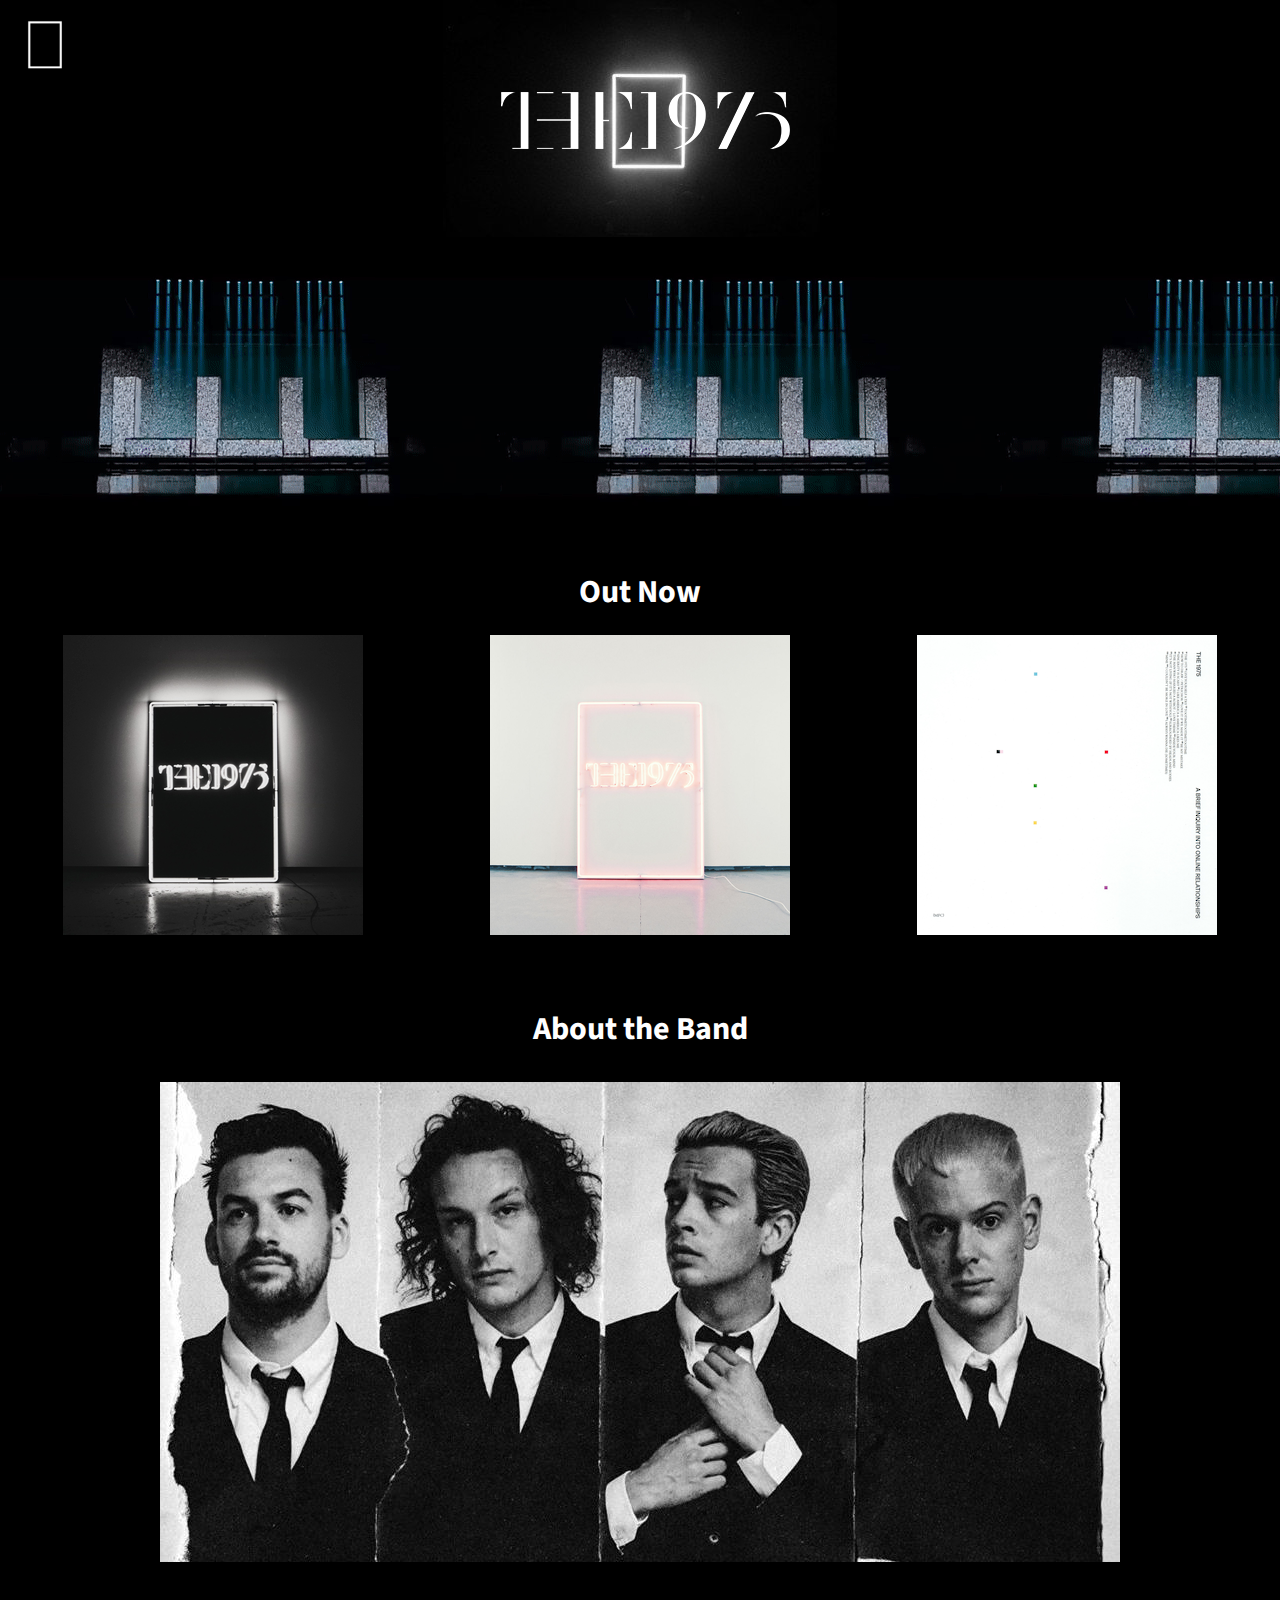
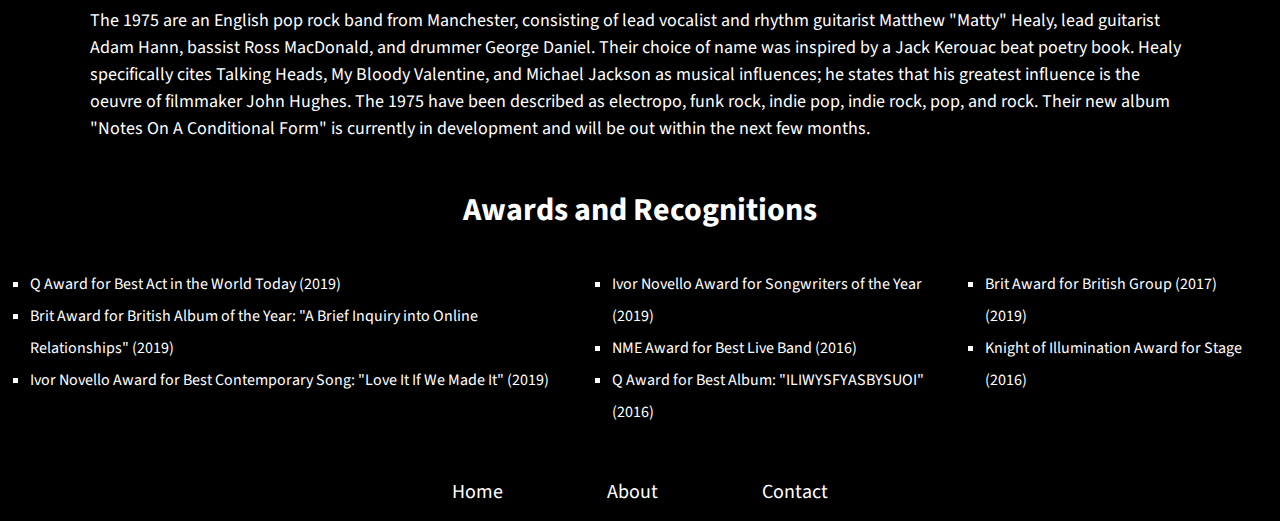
<file: index.html>
<!DOCTYPE html>
<html lang="en">
<head>
    <meta charset="UTF-8">
    <title>The 1975</title>
    <link rel="stylesheet" href="assets/css/styles.css">
    <link rel="stylesheet" href="https://cdnjs.cloudflare.com/ajax/libs/font-awesome/4.7.0/css/font-awesome.min.css">
    <style>
        @import url('https://fonts.googleapis.com/css?family=Source+Sans+Pro');
    </style>
    <meta name="viewport" content="width=device-width, initial-scale=1.0">
</head>
<body>
    <header>
       <a href="contact.html">
            <img id=logo src="assets/images/Header.png" alt="1975 Box Logo">
        </a>
        <nav>
            <img src="assets/images/rectTrans.png">
            <ul>
                <li><a href="index.html">Home</a></li>
                <li><a href="index.html#about">About</a></li>
                <li><a href="contact.html">Contact</a></li>
            </ul>
        </nav>
    </header>
    
    <div id="splash"></div>
    
    <div id="music">
    <h1>Out Now</h1>
    <div id="albums">
            <div class="album">
               <a href="https://www.youtube.com/watch?v=G4Ob7EBFYe8&list=OLAK5uy_m4g0DSIE5pflLfy4SdBljTIVbEgqe7MWc" target="_blank">
                    <img src="assets/images/album1.png"  alt="Self Titled Album Cover">
                </a>
            </div>
            
            
            <div class="album">
                <a href="https://www.youtube.com/watch?v=WeYeJ1x97ok&list=OLAK5uy_nUOXJDGsUo5eALikoxMaIK4Rl9KIm8Fdk" target="_blank">
                    <img src="assets/images/album2.png" alt="I Like It When You Sleep, for You Are So Beautiful yet So Unaware of It Album Cover">
                </a>
            </div>
            
            <div class="album">
                <a href="https://www.youtube.com/watch?v=6IAlV63rvaA&list=OLAK5uy_kA8HMkORsvFG7dXjJ6wyP9QGixkjE1kZA" target="_blank">
                    <img src="assets/images/album3.png" alt="A Brief Inquiry into Online Relationships">
                </a>
            </div>
        </div>
        </div>
        
        <div id="about">
            <h1> About the Band</h1>
            <img src="assets/images/band.jpg" alt="Band members" >
            <p>The 1975 are an English pop rock band from Manchester, consisting of lead vocalist and rhythm guitarist Matthew "Matty" Healy, lead guitarist Adam Hann, bassist Ross MacDonald, and drummer George Daniel. Their choice of name was inspired by a Jack Kerouac beat poetry book. Healy specifically cites Talking Heads, My Bloody Valentine, and Michael Jackson as musical influences; he states that his greatest influence is the oeuvre of filmmaker John Hughes. The 1975 have been described as electropo, funk rock, indie pop, indie rock, pop, and rock. Their new album "Notes On A Conditional Form" is currently in development and will be out within the next few months.</p>
            
            <h1 id="ar">Awards and Recognitions</h1>
            <div id="awards">
             
              <div class="a">
                  <ul>
                       <li>Q Award for Best Act in the World Today (2019)</li>
                       <li>Brit Award for British Album of the Year: "A Brief Inquiry into Online Relationships" (2019) </li>
                       <li>Ivor Novello Award for Best Contemporary Song: "Love It If We Made It" (2019) </li>
                  </ul>
              </div>
              
              <div class="a">
                  <ul>
                      <li>Ivor Novello Award for Songwriters of the Year (2019)</li>
                      <li>NME Award for Best Live Band (2016)</li>
                      <li>Q Award for Best Album: "ILIWYSFYASBYSUOI" (2016)</li>
                  </ul>
              </div>
              
              
              <div class="a">
                  <ul>
                      <li>Brit Award for British Group (2017) (2019)</li>
                      <li>Knight of Illumination Award for Stage (2016)</li>
                  </ul>
              </div>
            </div>
        </div>
        
        <footer>
                <p>
                    <a href="index.html">Home</a>
                    <a href="index.html#about">About</a>
                    <a href="contact.html">Contact</a>
                </p>
        </footer>
</body>
</html>
</file>
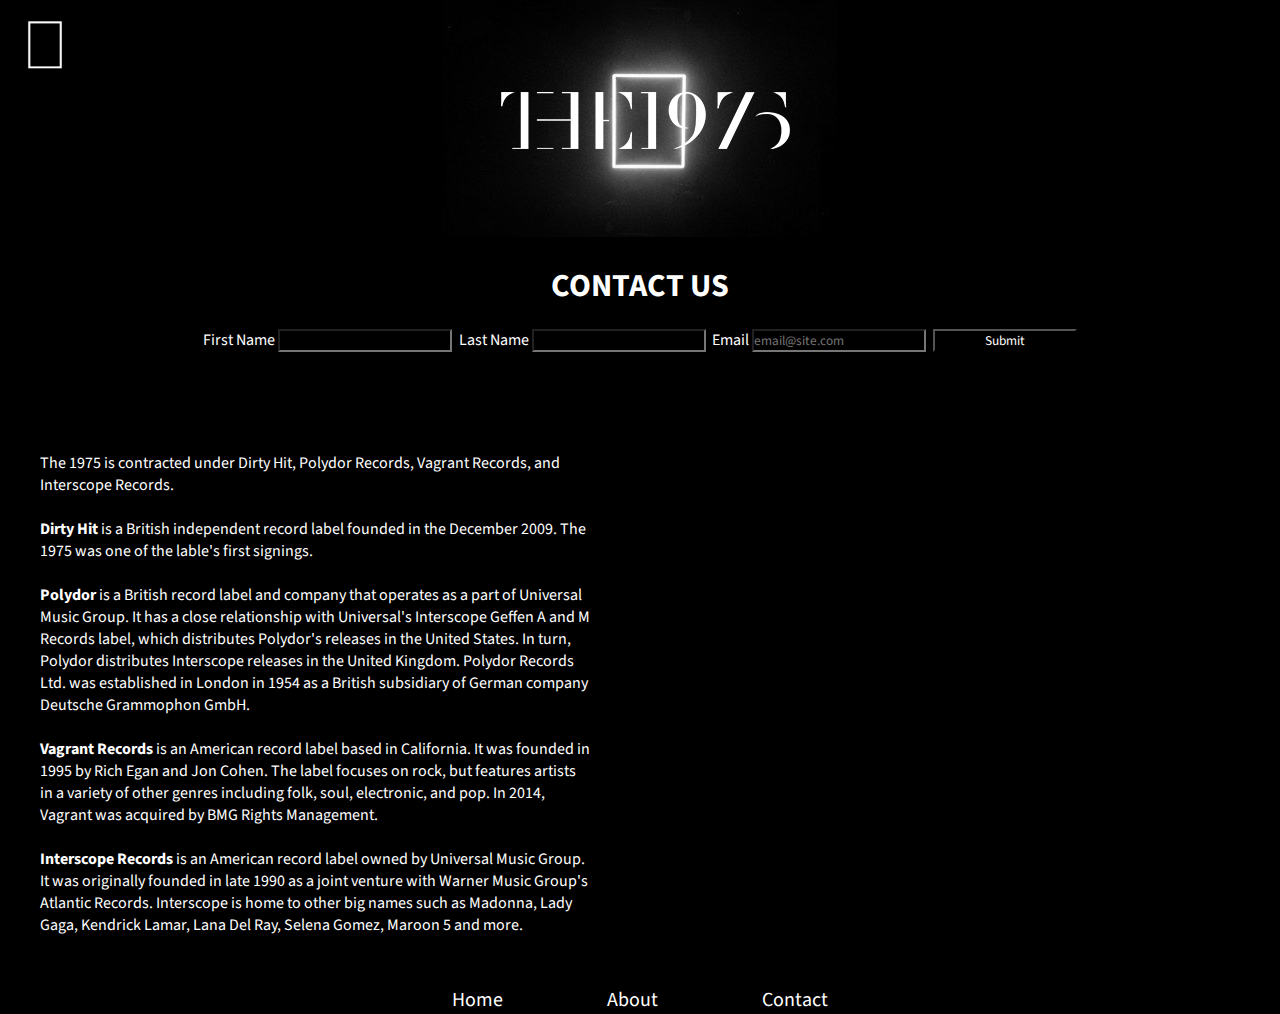
<file: contact.html>
<!DOCTYPE html>
<html lang="en">
<head>
    <meta charset="UTF-8">
    <title>Contact</title>
    <link rel="stylesheet" href="assets/css/styles.css">
    <link rel="stylesheet" href="https://cdnjs.cloudflare.com/ajax/libs/font-awesome/4.7.0/css/font-awesome.min.css">
    <style>
        @import url('https://fonts.googleapis.com/css?family=Source+Sans+Pro');
    </style>
    <meta name="viewport" content="width=device-width, initial-scale=1.0">
</head>
<body>
   <header>
       <a href="index.html">
            <img id=logo src="assets/images/Header.png" alt="1975 Box Logo">
        </a>
        <nav>
            <img src="assets/images/rectTrans.png">
            <ul>
                <li><a href="index.html">Home</a></li>
                <li><a href="index.html#about">About</a></li>
                <li><a href="contact.html">Contact</a></li>
            </ul>
        </nav>
    </header>
   
   <div class="CF">
            <h1>Contact Us</h1>
            <form>
                <label class="fillIn">First Name
                    <input type="text" name="fn" required>
                </label>
                
                <label class="fillIn"> Last Name
                    <input type="text" name="ln" required>
                </label>
                
                <label class="fillIn">Email
                    <input type="email" placeholder="email@site.com" name="em" required>
                </label>
                
                <input id="sbmt" type="submit" name="sbmt">
            </form>
        </div>
        
        <div id="map">
        <div id="mapText">
            <p>The 1975 is contracted under Dirty Hit, Polydor Records, Vagrant Records, and Interscope Records.</p><br>
            
            <p><b>Dirty Hit</b> is a British independent record label founded in the December 2009. The 1975 was one of the lable's first signings.</p> <br> 
            
            <p><b>Polydor</b> is a British record label and company  that operates as a part of Universal Music Group. It has a close relationship with Universal's Interscope Geffen A and M Records label, which distributes Polydor's releases in the United States. In turn, Polydor distributes Interscope releases in the United Kingdom. Polydor Records Ltd. was established in London in 1954 as a British subsidiary of German company Deutsche Grammophon GmbH.</p><br>
            
            <p><b>Vagrant Records</b> is an American record label based in California. It was founded in 1995 by Rich Egan and Jon Cohen. The label focuses on rock, but features artists in a variety of other genres including folk, soul, electronic, and pop. In 2014, Vagrant was acquired by BMG Rights Management.</p><br>
            
            <p><b>Interscope Records</b> is an American record label owned by Universal Music Group. It was originally founded in late 1990 as a joint venture with Warner Music Group's Atlantic Records. Interscope is home to other big names such as Madonna, Lady Gaga, Kendrick Lamar, Lana Del Ray, Selena Gomez, Maroon 5 and more. </p>
            
        </div>
        
        <div id="mapI">
            <iframe src="https://www.google.com/maps/embed?pb=!1m18!1m12!1m3!1d290085.81059432094!2d-0.37711487530258486!3d51.515795039432454!2m3!1f0!2f0!3f0!3m2!1i1024!2i768!4f13.1!3m3!1m2!1s0x47d8a00baf21de75%3A0x52963a5addd52a99!2sLondon%2C+UK!5e0!3m2!1sen!2sus!4v1552064962740" width="600" height="450" frameborder="0" style="border:0" allowfullscreen></iframe> 
        </div>
        </div>

        
        <footer>
            <a href="index.html">Home</a>
            <a href="index.html#about">About</a>
            <a href="contact.html">Contact</a>
        </footer>
    
</body>
</html>
</file>
<file: assets/css/styles.css>
*{
    font-family: 'Source Sans Pro', sans-serif;
    color:#ffffff;
    background-color: #000000;
    box-sizing: border-box;
    margin:0;
    padding:0;
    text-decoration: none;
    text-decoration-color: none;
}

a:hover{text-decoration: underline;}


/*Header and Navigation */
header{
    text-align: center;
    position: relative;
}

#logo{display: inline-block;}

nav{
    top:10px;
    left: 10px;
    width:50px;
    margin: 10px;
    position: absolute;
}

nav img{max-width: 100%;}

nav:hover ul{display: block;}

nav ul{
    display: none;
    list-style: none;
}



/* Splash */
#splash{
    text-align: center;
    display: inline-block;
    background-image: url(../images/ugh.gif);
    background-size: auto;
    height: 300px;
    width:100%;
}

/*Albums*/
#music h1{
    text-align:center;
    padding:20px;
}

#albums{
    display:flex;
    justify-content:space-around;
    margin-bottom:50px;
}

/*About*/
#about{
    display:flex;
    flex-direction: column;
}

#about img, #about h1{margin:15px auto;}

#about p{
    margin:30px 90px;
    line-height: 1.5;
    font-size: 18px;
}

#awards{
    display:flex;
    margin:0 auto;
}


.a{
    margin:20px 30px;
    line-height: 2;
}

.a ul{list-style: square;}



/*footer*/
footer{
    text-align:center;
    font-size: 20px;
}

footer p{margin:30px 0px 15px 0px;}

footer a{margin:50px}



/*Contact*/
.CF{
    text-align:center;
    padding: 0 0 50px 0;
}

.CF h1{
    margin:20px;
    text-transform:uppercase;
}

form{
    display:flex;
    justify-content: space-around;
    padding: 0px 200px;
}


#sbmt{padding:0 50px;}
#sbmt:hover{background-color: rgba(255,255,255,.5);}

#map{
    display:flex;
    margin: 50px auto;
    padding:0px 40px
}

#mapText{padding-right: 50px;}







/*Mobile*/
@media only screen and (max-width: 800px) {
    nav{display:none;}

    #logo{max-width:100%;}

    #splash{
        max-width:100%;
        background-position: center;
    }


/*Mobile Music*/
    #albums{
     flex-direction: column;
        text-align:center;
    }

    .album{
        margin: 10px 0px;
    }

/*About Mobile*/
    #about img{
        max-width:100%;
        padding: 0 0px;
    }

    #about p{margin:20px 25px;}


/*Awards Mobile*/
    #awards{flex-direction:column;}

    #ar{font-size:25px;}

    .a{
        margin:0px 25px 0px 40px;
        font-size:15px;
    }


/*Footer Mobile*/
    footer{margin-bottom:20px;}
    footer a{margin:10px 20px;}


/*Contact Mobile*/
    .CF{padding:0;}

    form{
        flex-direction:column;
        padding:0px;
    }

    label{padding-bottom:10px;}

    #sbmt{
        padding:20px;
        margin:10px 40px 30px;
    }

    #map{
        flex-direction:column;
        margin:0;
        padding:0px 20px;
    }

    #mapText{padding:0}

    #map iframe{
        padding:20px;
        max-width:100%;
    }
}
</file>
